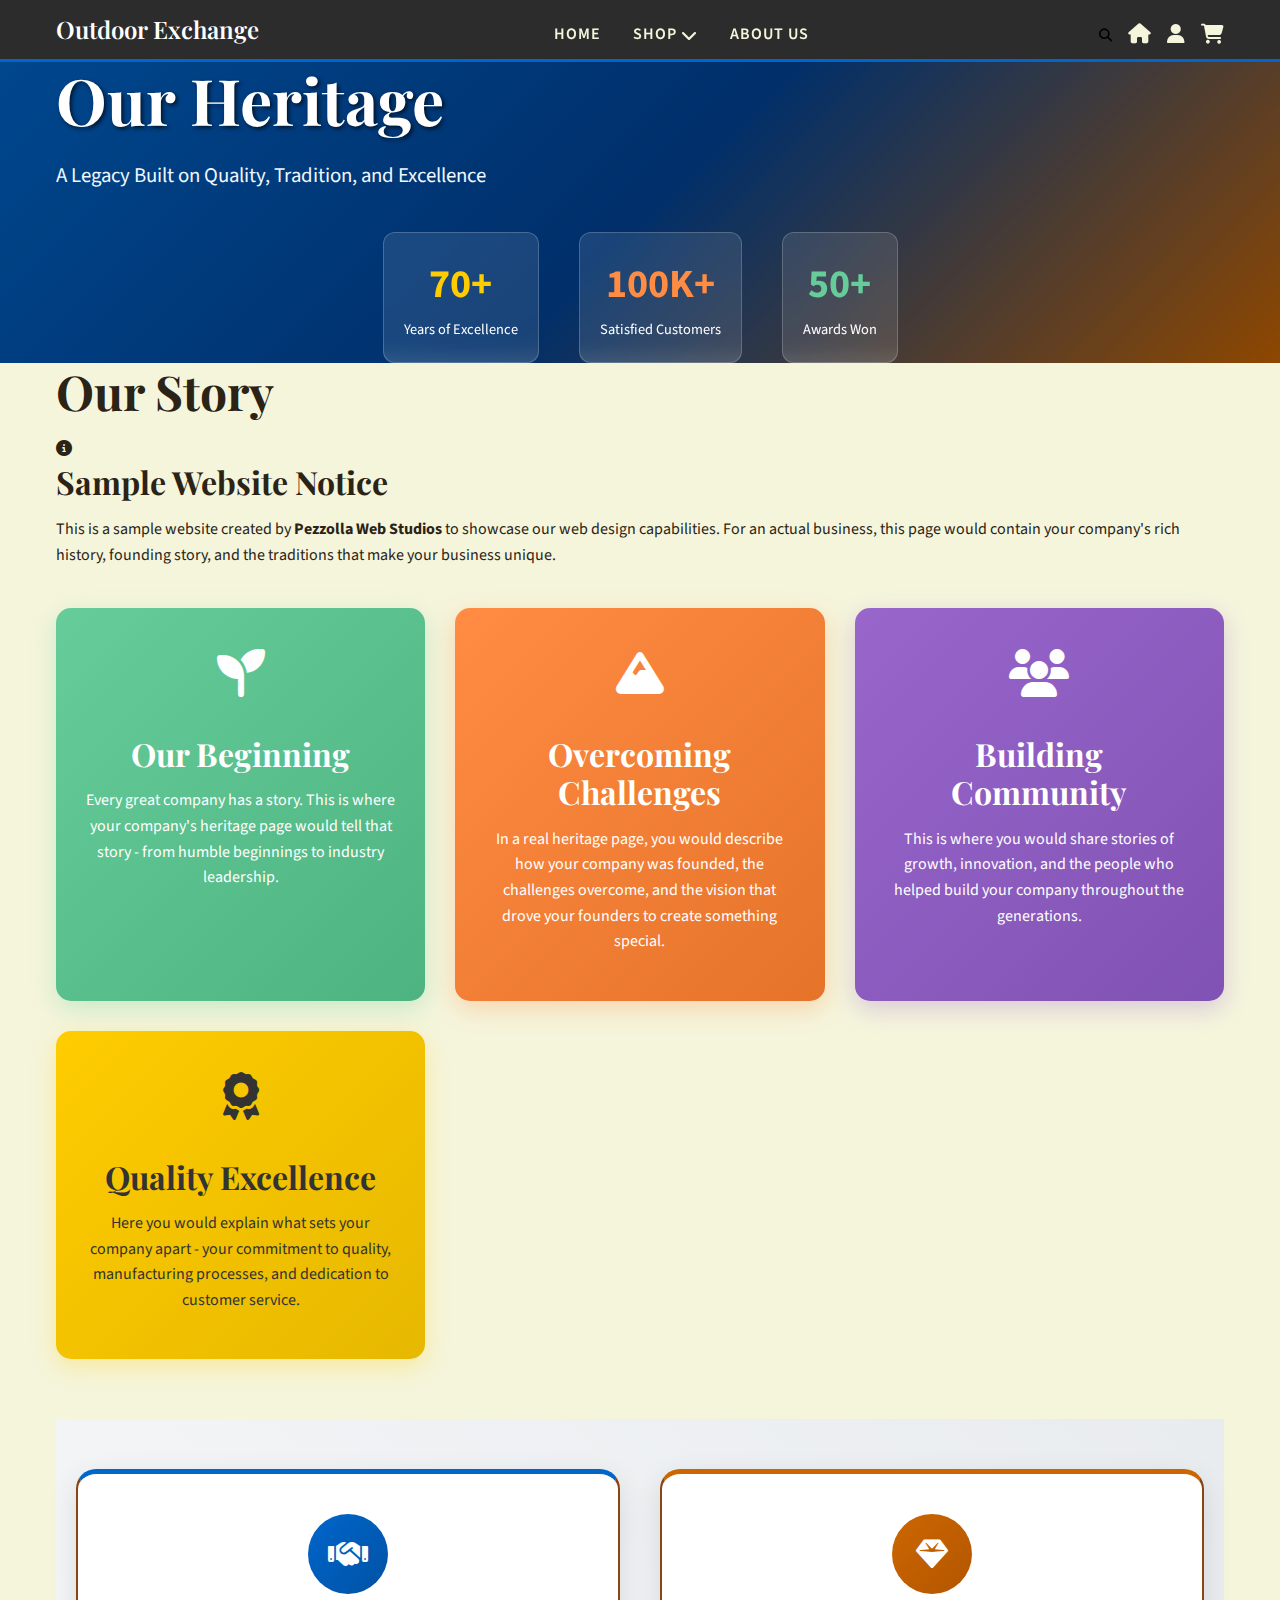
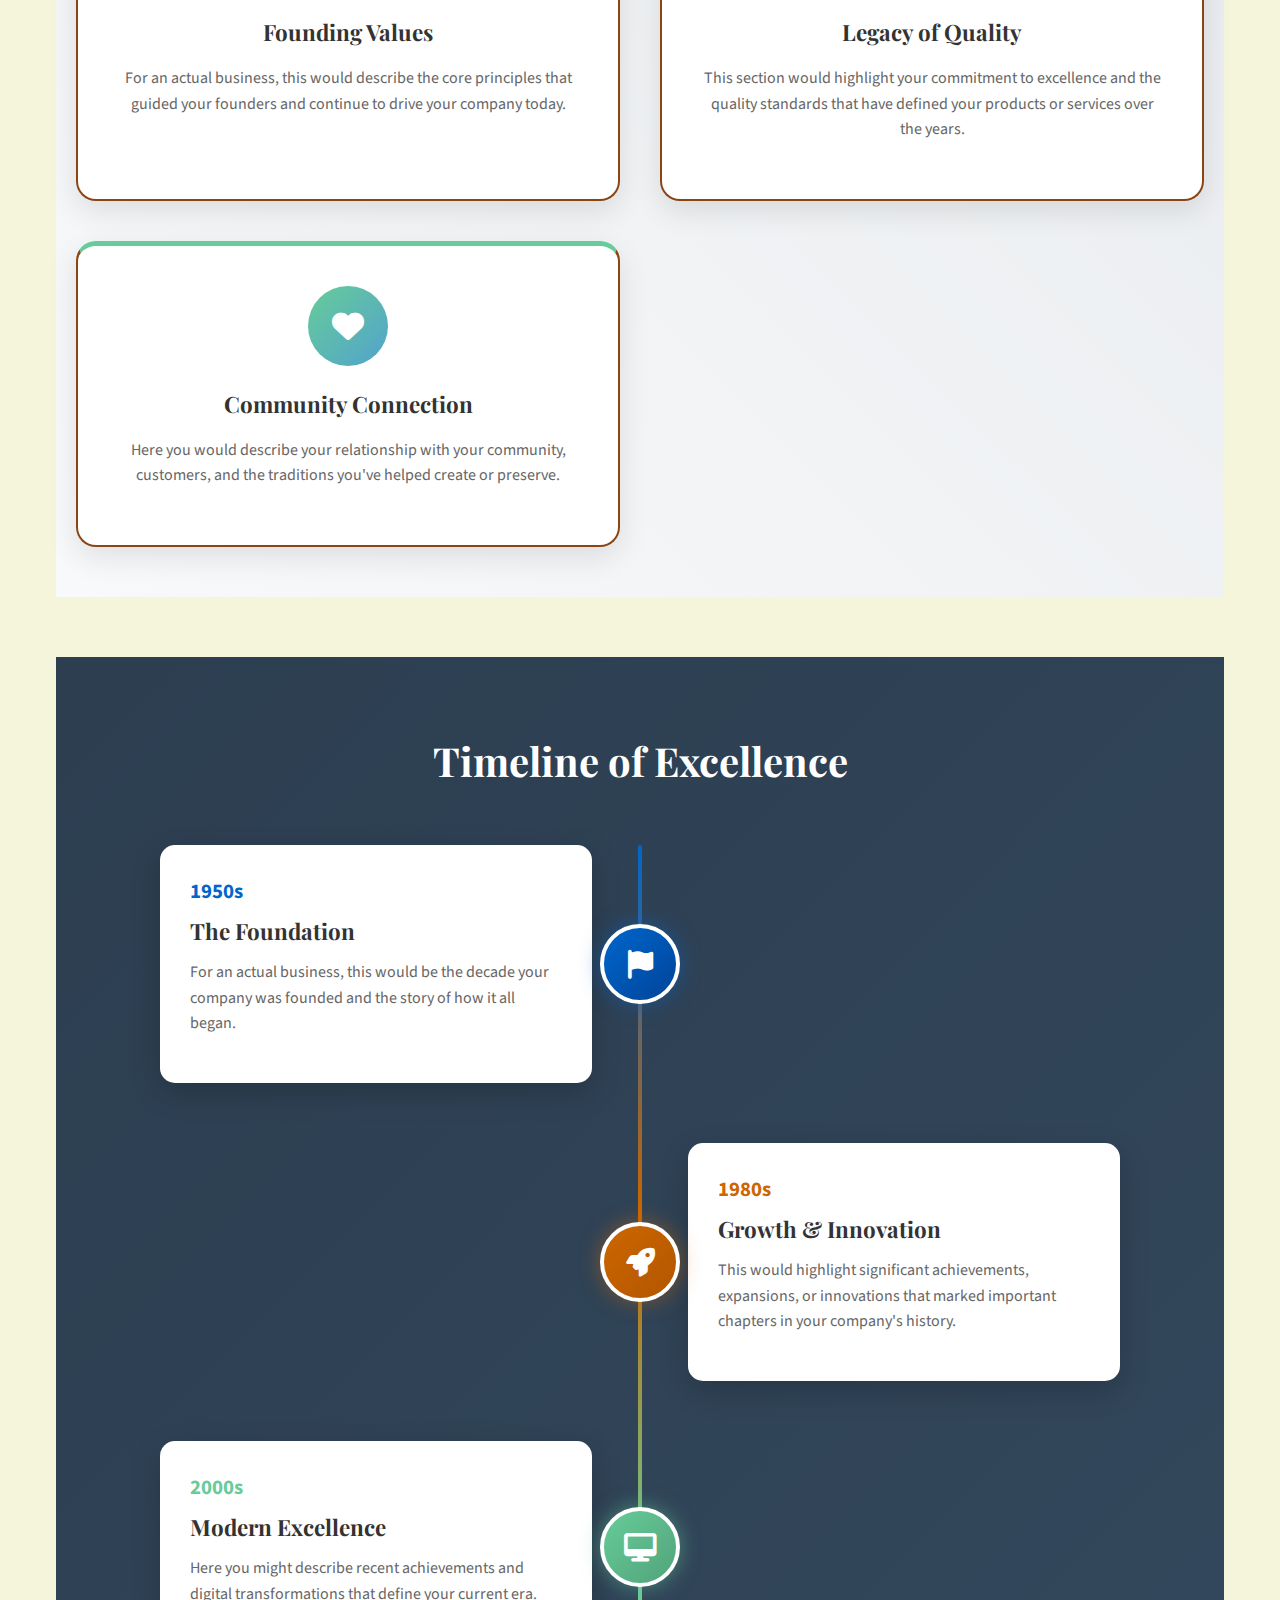
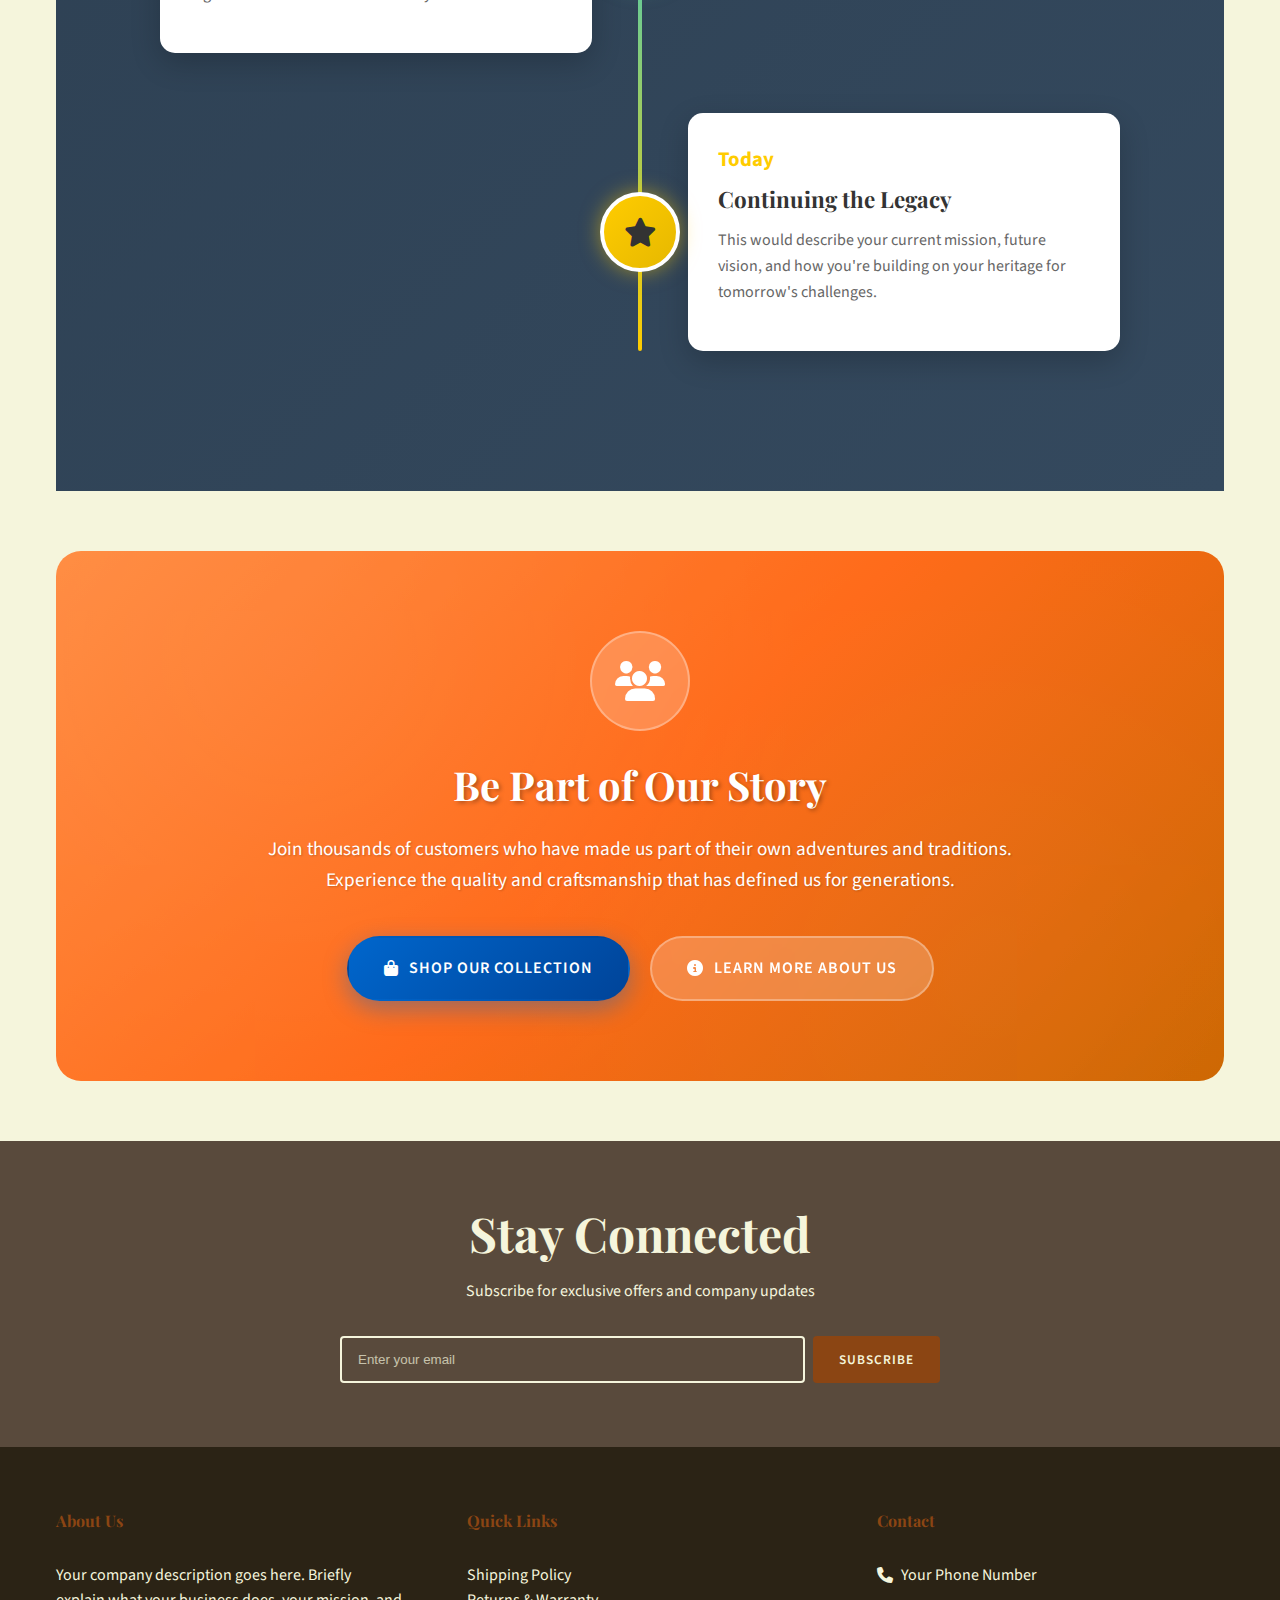
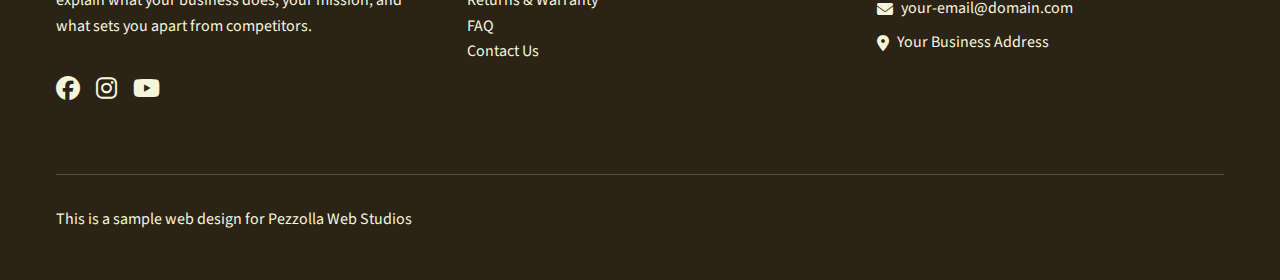
<file: heritage.html>
<!DOCTYPE html>
<html lang="en">
<head>
    <meta charset="UTF-8">
    <meta name="viewport" content="width=device-width, initial-scale=1.0">
    <title>Our Heritage - Outdoor Exchange</title>
    <meta name="description" content="Learn about our heritage - a sample page created by Pezzolla Web Studios to showcase our web design capabilities.">
    <link rel="stylesheet" href="styles.css">
    <link rel="stylesheet" href="https://cdnjs.cloudflare.com/ajax/libs/font-awesome/6.5.0/css/all.min.css">
    <link rel="preconnect" href="https://fonts.googleapis.com">
    <link rel="preconnect" href="https://fonts.gstatic.com" crossorigin>
    <link href="https://fonts.googleapis.com/css2?family=Playfair+Display:wght@400;700;900&family=Source+Sans+Pro:wght@400;600;700&display=swap" rel="stylesheet">
</head>
<body>
    <!-- Header -->
    <header class="main-header">
        <div class="container">
            <nav class="main-nav">
                <div class="logo">
                    <a href="index.html">
                        <span class="logo-text">Outdoor Exchange</span>
                    </a>
                </div>
                
                <div class="nav-links">
                    <a href="index.html" class="nav-link">Home</a>
                    <div class="nav-item dropdown">
                        <a href="shop.html" class="nav-link">Shop <i class="fas fa-chevron-down"></i></a>
                        <div class="dropdown-menu">
                            <a href="shop.html?category=jackets">Outdoor Jackets</a>
                            <a href="shop.html?category=pants">Outdoor Pants</a>
                            <a href="shop.html?category=boots">Boots & Footwear</a>
                        </div>
                    </div>
                    <a href="index.html#about" class="nav-link">About Us</a>
                </div>

                <div class="nav-actions">
                    <button class="search-toggle" aria-label="Search">
                        <i class="fas fa-search"></i>
                    </button>
                    <a href="index.html" class="nav-icon" aria-label="Home">
                        <i class="fas fa-home"></i>
                    </a>
                    <a href="#account" class="nav-icon" aria-label="Account">
                        <i class="fas fa-user"></i>
                    </a>
                    <a href="#cart" class="nav-icon cart-icon" aria-label="Cart">
                        <i class="fas fa-shopping-cart"></i>
                        <span class="cart-count">0</span>
                    </a>
                    <button class="mobile-menu-toggle" aria-label="Menu">
                        <span></span>
                        <span></span>
                        <span></span>
                    </button>
                </div>
            </nav>
        </div>
    </header>

    <!-- Mobile Menu -->
    <div class="mobile-menu">
        <div class="mobile-menu-header">
            <button class="mobile-menu-close" aria-label="Close menu">
                <i class="fas fa-times"></i>
            </button>
        </div>
        <nav class="mobile-nav">
            <a href="index.html">Home</a>
            <div class="mobile-nav-section">
                <h3>Shop</h3>
                <a href="shop.html?category=jackets">Outdoor Jackets</a>
                <a href="shop.html?category=pants">Outdoor Pants</a>
                <a href="shop.html?category=boots">Boots & Footwear</a>
            </div>
            <a href="index.html#about">About Us</a>
        </nav>
    </div>

    <!-- Page Header -->
    <div class="page-header" style="background-color: #2c2c2c; padding: 15px 0; border-bottom: 3px solid #0066cc;">
        <div class="container">
            <div class="page-header-content" style="display: flex; align-items: center; justify-content: flex-start;">
                <div class="page-title">
                    <h2 style="color: #ffffff; margin: 0; font-size: 1.5rem; font-weight: 600;">Outdoor Exchange </h2>
                </div>
            </div>
        </div>
    </div>

    <!-- Heritage Hero -->
    <section class="heritage-hero" style="background: linear-gradient(135deg, #0066cc 0%, #004499 50%, #cc6600 100%); position: relative; overflow: hidden;">
        <div class="heritage-hero-content" style="position: relative; z-index: 2;">
            <div class="container">
                <h1 class="heritage-hero-title" style="color: #ffffff; text-shadow: 2px 2px 4px rgba(0,0,0,0.7); font-weight: 700;">Our Heritage</h1>
                <p class="heritage-hero-subtitle" style="color: #f0f8ff; font-size: 1.3rem; margin: 20px 0;">A Legacy Built on Quality, Tradition, and Excellence</p>
                <div class="heritage-hero-stats" style="display: flex; justify-content: center; gap: 40px; margin-top: 40px;">
                    <div class="stat-item" style="text-align: center; padding: 20px; background: rgba(255,255,255,0.1); border-radius: 12px; backdrop-filter: blur(10px); border: 1px solid rgba(255,255,255,0.2);">
                        <span class="stat-number" style="display: block; font-size: 2.5rem; font-weight: 700; color: #ffcc00;">70+</span>
                        <span class="stat-label" style="color: #ffffff; font-size: 0.9rem;">Years of Excellence</span>
                    </div>
                    <div class="stat-item" style="text-align: center; padding: 20px; background: rgba(255,255,255,0.1); border-radius: 12px; backdrop-filter: blur(10px); border: 1px solid rgba(255,255,255,0.2);">
                        <span class="stat-number" style="display: block; font-size: 2.5rem; font-weight: 700; color: #ff8c42;">100K+</span>
                        <span class="stat-label" style="color: #ffffff; font-size: 0.9rem;">Satisfied Customers</span>
                    </div>
                    <div class="stat-item" style="text-align: center; padding: 20px; background: rgba(255,255,255,0.1); border-radius: 12px; backdrop-filter: blur(10px); border: 1px solid rgba(255,255,255,0.2);">
                        <span class="stat-number" style="display: block; font-size: 2.5rem; font-weight: 700; color: #66cc99;">50+</span>
                        <span class="stat-label" style="color: #ffffff; font-size: 0.9rem;">Awards Won</span>
                    </div>
                </div>
            </div>
        </div>
        <div class="heritage-hero-overlay" style="position: absolute; top: 0; left: 0; right: 0; bottom: 0; background: rgba(0,0,0,0.3); z-index: 1;"></div>
    </section>

    <!-- Heritage Content -->
    <section class="heritage-content" id="heritage">
        <div class="container">
            <div class="heritage-main">
                <div class="heritage-intro">
                    <h2 class="section-title">Our Story</h2>
                
                <!-- Sample Website Notice -->
                <div class="heritage-text">
                    <div class="sample-notice">
                        <div class="notice-icon">
                            <i class="fas fa-info-circle"></i>
                        </div>
                        <div class="notice-content">
                            <h3>Sample Website Notice</h3>
                            <p>This is a sample website created by <strong>Pezzolla Web Studios</strong> to showcase our web design capabilities. For an actual business, this page would contain your company's rich history, founding story, and the traditions that make your business unique.</p>
                        </div>
                    </div>
                    
                    <div class="heritage-story" style="display: grid; grid-template-columns: repeat(auto-fit, minmax(300px, 1fr)); gap: 30px; margin-top: 40px;">
                        <div class="story-card" style="background: linear-gradient(135deg, #66cc99 0%, #4db380 100%); padding: 30px; border-radius: 15px; color: white; box-shadow: 0 8px 25px rgba(102, 204, 153, 0.3); transform: translateY(0); transition: transform 0.3s ease;">
                            <div class="story-icon" style="font-size: 3rem; color: #ffffff; margin-bottom: 20px; text-align: center;">
                                <i class="fas fa-seedling"></i>
                            </div>
                            <h3 style="color: #ffffff; margin-bottom: 15px; text-align: center;">Our Beginning</h3>
                            <p style="text-align: center; line-height: 1.6;">Every great company has a story. This is where your company's heritage page would tell that story - from humble beginnings to industry leadership.</p>
                        </div>
                        
                        <div class="story-card" style="background: linear-gradient(135deg, #ff8c42 0%, #e6732a 100%); padding: 30px; border-radius: 15px; color: white; box-shadow: 0 8px 25px rgba(255, 140, 66, 0.3); transform: translateY(0); transition: transform 0.3s ease;">
                            <div class="story-icon" style="font-size: 3rem; color: #ffffff; margin-bottom: 20px; text-align: center;">
                                <i class="fas fa-mountain"></i>
                            </div>
                            <h3 style="color: #ffffff; margin-bottom: 15px; text-align: center;">Overcoming Challenges</h3>
                            <p style="text-align: center; line-height: 1.6;">In a real heritage page, you would describe how your company was founded, the challenges overcome, and the vision that drove your founders to create something special.</p>
                        </div>
                        
                        <div class="story-card" style="background: linear-gradient(135deg, #9966cc 0%, #8052b3 100%); padding: 30px; border-radius: 15px; color: white; box-shadow: 0 8px 25px rgba(153, 102, 204, 0.3); transform: translateY(0); transition: transform 0.3s ease;">
                            <div class="story-icon" style="font-size: 3rem; color: #ffffff; margin-bottom: 20px; text-align: center;">
                                <i class="fas fa-users"></i>
                            </div>
                            <h3 style="color: #ffffff; margin-bottom: 15px; text-align: center;">Building Community</h3>
                            <p style="text-align: center; line-height: 1.6;">This is where you would share stories of growth, innovation, and the people who helped build your company throughout the generations.</p>
                        </div>
                        
                        <div class="story-card" style="background: linear-gradient(135deg, #ffcc00 0%, #e6b800 100%); padding: 30px; border-radius: 15px; color: #333; box-shadow: 0 8px 25px rgba(255, 204, 0, 0.3); transform: translateY(0); transition: transform 0.3s ease;">
                            <div class="story-icon" style="font-size: 3rem; color: #333; margin-bottom: 20px; text-align: center;">
                                <i class="fas fa-award"></i>
                            </div>
                            <h3 style="color: #333; margin-bottom: 15px; text-align: center;">Quality Excellence</h3>
                            <p style="text-align: center; line-height: 1.6; color: #333;">Here you would explain what sets your company apart - your commitment to quality, manufacturing processes, and dedication to customer service.</p>
                        </div>
                    </div>
                </div>
                
                <div class="heritage-values" style="margin: 60px 0; padding: 50px 0; background: linear-gradient(45deg, #f8f9fa 0%, #e9ecef 100%);">
                    <div class="values-grid" style="display: grid; grid-template-columns: repeat(auto-fit, minmax(350px, 1fr)); gap: 40px; max-width: 1200px; margin: 0 auto; padding: 0 20px;">
                        <div class="value-card" style="background: #ffffff; padding: 40px; border-radius: 20px; text-align: center; box-shadow: 0 10px 30px rgba(0,0,0,0.1); border-top: 5px solid #0066cc; transition: transform 0.3s ease;">
                            <div class="value-icon" style="width: 80px; height: 80px; background: linear-gradient(135deg, #0066cc, #0052a3); border-radius: 50%; display: flex; align-items: center; justify-content: center; margin: 0 auto 25px auto;">
                                <i class="fas fa-handshake" style="font-size: 2rem; color: #ffffff;"></i>
                            </div>
                            <h4 style="color: #333; margin-bottom: 20px; font-size: 1.4rem;">Founding Values</h4>
                            <p style="color: #666; line-height: 1.6;">For an actual business, this would describe the core principles that guided your founders and continue to drive your company today.</p>
                        </div>
                        <div class="value-card" style="background: #ffffff; padding: 40px; border-radius: 20px; text-align: center; box-shadow: 0 10px 30px rgba(0,0,0,0.1); border-top: 5px solid #cc6600; transition: transform 0.3s ease;">
                            <div class="value-icon" style="width: 80px; height: 80px; background: linear-gradient(135deg, #cc6600, #b35600); border-radius: 50%; display: flex; align-items: center; justify-content: center; margin: 0 auto 25px auto;">
                                <i class="fas fa-gem" style="font-size: 2rem; color: #ffffff;"></i>
                            </div>
                            <h4 style="color: #333; margin-bottom: 20px; font-size: 1.4rem;">Legacy of Quality</h4>
                            <p style="color: #666; line-height: 1.6;">This section would highlight your commitment to excellence and the quality standards that have defined your products or services over the years.</p>
                        </div>
                        <div class="value-card" style="background: #ffffff; padding: 40px; border-radius: 20px; text-align: center; box-shadow: 0 10px 30px rgba(0,0,0,0.1); border-top: 5px solid #66cc99; transition: transform 0.3s ease;">
                            <div class="value-icon" style="width: 80px; height: 80px; background: linear-gradient(135deg, #66cc99, #52a3cc); border-radius: 50%; display: flex; align-items: center; justify-content: center; margin: 0 auto 25px auto;">
                                <i class="fas fa-heart" style="font-size: 2rem; color: #ffffff;"></i>
                            </div>
                            <h4 style="color: #333; margin-bottom: 20px; font-size: 1.4rem;">Community Connection</h4>
                            <p style="color: #666; line-height: 1.6;">Here you would describe your relationship with your community, customers, and the traditions you've helped create or preserve.</p>
                        </div>
                    </div>
                </div>
                
                <div class="timeline-section" style="background: linear-gradient(135deg, #2c3e50 0%, #34495e 100%); padding: 80px 0; margin: 60px 0;">
                    <h3 class="timeline-title" style="text-align: center; color: #ffffff; font-size: 2.5rem; margin-bottom: 60px;">Timeline of Excellence</h3>
                    <div class="timeline" style="position: relative; max-width: 1000px; margin: 0 auto; padding: 0 20px;">
                        <div class="timeline-line" style="position: absolute; left: 50%; transform: translateX(-50%); width: 4px; height: 100%; background: linear-gradient(to bottom, #0066cc, #cc6600, #66cc99, #ffcc00); border-radius: 2px;"></div>
                        
                        <div class="timeline-item" style="position: relative; margin-bottom: 60px; display: flex; align-items: center;">
                            <div class="timeline-marker" style="position: absolute; left: 50%; transform: translateX(-50%); z-index: 2;">
                                <div class="timeline-icon" style="width: 80px; height: 80px; background: linear-gradient(135deg, #0066cc, #004499); border-radius: 50%; display: flex; align-items: center; justify-content: center; border: 4px solid #ffffff; box-shadow: 0 0 20px rgba(0,102,204,0.5);">
                                    <i class="fas fa-flag" style="font-size: 1.8rem; color: #ffffff;"></i>
                                </div>
                            </div>
                            <div class="timeline-content" style="width: 45%; margin-right: 55%; background: #ffffff; padding: 30px; border-radius: 15px; box-shadow: 0 10px 30px rgba(0,0,0,0.2);">
                                <div class="timeline-year" style="color: #0066cc; font-weight: 700; font-size: 1.3rem; margin-bottom: 10px;">1950s</div>
                                <h4 style="color: #333; margin-bottom: 15px; font-size: 1.4rem;">The Foundation</h4>
                                <p style="color: #666; line-height: 1.6;">For an actual business, this would be the decade your company was founded and the story of how it all began.</p>
                            </div>
                        </div>
                        
                        <div class="timeline-item" style="position: relative; margin-bottom: 60px; display: flex; align-items: center; justify-content: flex-end;">
                            <div class="timeline-marker" style="position: absolute; left: 50%; transform: translateX(-50%); z-index: 2;">
                                <div class="timeline-icon" style="width: 80px; height: 80px; background: linear-gradient(135deg, #cc6600, #b35600); border-radius: 50%; display: flex; align-items: center; justify-content: center; border: 4px solid #ffffff; box-shadow: 0 0 20px rgba(204,102,0,0.5);">
                                    <i class="fas fa-rocket" style="font-size: 1.8rem; color: #ffffff;"></i>
                                </div>
                            </div>
                            <div class="timeline-content" style="width: 45%; margin-left: 55%; background: #ffffff; padding: 30px; border-radius: 15px; box-shadow: 0 10px 30px rgba(0,0,0,0.2);">
                                <div class="timeline-year" style="color: #cc6600; font-weight: 700; font-size: 1.3rem; margin-bottom: 10px;">1980s</div>
                                <h4 style="color: #333; margin-bottom: 15px; font-size: 1.4rem;">Growth & Innovation</h4>
                                <p style="color: #666; line-height: 1.6;">This would highlight significant achievements, expansions, or innovations that marked important chapters in your company's history.</p>
                            </div>
                        </div>
                        
                        <div class="timeline-item" style="position: relative; margin-bottom: 60px; display: flex; align-items: center;">
                            <div class="timeline-marker" style="position: absolute; left: 50%; transform: translateX(-50%); z-index: 2;">
                                <div class="timeline-icon" style="width: 80px; height: 80px; background: linear-gradient(135deg, #66cc99, #52a37a); border-radius: 50%; display: flex; align-items: center; justify-content: center; border: 4px solid #ffffff; box-shadow: 0 0 20px rgba(102,204,153,0.5);">
                                    <i class="fas fa-desktop" style="font-size: 1.8rem; color: #ffffff;"></i>
                                </div>
                            </div>
                            <div class="timeline-content" style="width: 45%; margin-right: 55%; background: #ffffff; padding: 30px; border-radius: 15px; box-shadow: 0 10px 30px rgba(0,0,0,0.2);">
                                <div class="timeline-year" style="color: #66cc99; font-weight: 700; font-size: 1.3rem; margin-bottom: 10px;">2000s</div>
                                <h4 style="color: #333; margin-bottom: 15px; font-size: 1.4rem;">Modern Excellence</h4>
                                <p style="color: #666; line-height: 1.6;">Here you might describe recent achievements and digital transformations that define your current era.</p>
                            </div>
                        </div>
                        
                        <div class="timeline-item" style="position: relative; margin-bottom: 60px; display: flex; align-items: center; justify-content: flex-end;">
                            <div class="timeline-marker" style="position: absolute; left: 50%; transform: translateX(-50%); z-index: 2;">
                                <div class="timeline-icon" style="width: 80px; height: 80px; background: linear-gradient(135deg, #ffcc00, #e6b800); border-radius: 50%; display: flex; align-items: center; justify-content: center; border: 4px solid #ffffff; box-shadow: 0 0 20px rgba(255,204,0,0.5);">
                                    <i class="fas fa-star" style="font-size: 1.8rem; color: #333;"></i>
                                </div>
                            </div>
                            <div class="timeline-content" style="width: 45%; margin-left: 55%; background: #ffffff; padding: 30px; border-radius: 15px; box-shadow: 0 10px 30px rgba(0,0,0,0.2);">
                                <div class="timeline-year" style="color: #ffcc00; font-weight: 700; font-size: 1.3rem; margin-bottom: 10px;">Today</div>
                                <h4 style="color: #333; margin-bottom: 15px; font-size: 1.4rem;">Continuing the Legacy</h4>
                                <p style="color: #666; line-height: 1.6;">This would describe your current mission, future vision, and how you're building on your heritage for tomorrow's challenges.</p>
                            </div>
                        </div>
                    </div>
                </div>
                
                <div class="heritage-cta" style="background: linear-gradient(135deg, #ff8c42 0%, #ff6b1a 50%, #cc6600 100%); padding: 80px 20px; margin: 60px 0; border-radius: 25px; position: relative; overflow: hidden;">
                    <div class="cta-background-pattern" style="position: absolute; top: 0; left: 0; right: 0; bottom: 0; background: radial-gradient(circle at 20% 20%, rgba(255,255,255,0.1) 0%, transparent 50%), radial-gradient(circle at 80% 80%, rgba(255,255,255,0.1) 0%, transparent 50%); opacity: 0.3;"></div>
                    <div class="cta-content" style="text-align: center; position: relative; z-index: 2; max-width: 800px; margin: 0 auto;">
                        <div class="cta-icon" style="width: 100px; height: 100px; background: rgba(255,255,255,0.2); border-radius: 50%; display: flex; align-items: center; justify-content: center; margin: 0 auto 30px auto; backdrop-filter: blur(10px); border: 2px solid rgba(255,255,255,0.3);">
                            <i class="fas fa-users" style="font-size: 2.5rem; color: #ffffff;"></i>
                        </div>
                        <h3 style="color: #ffffff; font-size: 2.5rem; margin-bottom: 25px; text-shadow: 2px 2px 4px rgba(0,0,0,0.3);">Be Part of Our Story</h3>
                        <p style="color: #fff; font-size: 1.2rem; line-height: 1.6; margin-bottom: 40px; text-shadow: 1px 1px 2px rgba(0,0,0,0.2);">Join thousands of customers who have made us part of their own adventures and traditions. Experience the quality and craftsmanship that has defined us for generations.</p>
                        <div class="cta-buttons" style="display: flex; gap: 20px; justify-content: center; flex-wrap: wrap;">
                            <a href="shop.html" class="btn btn-primary" style="background: linear-gradient(135deg, #0066cc, #004499); color: #ffffff; padding: 18px 35px; border-radius: 50px; text-decoration: none; font-weight: 600; display: inline-flex; align-items: center; gap: 10px; box-shadow: 0 8px 25px rgba(0,102,204,0.4); transition: all 0.3s ease; border: 2px solid transparent;">
                                <i class="fas fa-shopping-bag"></i>
                                Shop Our Collection
                            </a>
                            <a href="index.html#about" class="btn btn-secondary" style="background: rgba(255,255,255,0.2); color: #ffffff; padding: 18px 35px; border-radius: 50px; text-decoration: none; font-weight: 600; display: inline-flex; align-items: center; gap: 10px; backdrop-filter: blur(10px); border: 2px solid rgba(255,255,255,0.3); transition: all 0.3s ease;">
                                <i class="fas fa-info-circle"></i>
                                Learn More About Us
                            </a>
                        </div>
                    </div>
                </div>
            </div>
        </div>
    </section>

    <!-- Newsletter -->
    <section class="newsletter">
        <div class="container">
            <div class="newsletter-content">
                <h2>Stay Connected</h2>
                <p>Subscribe for exclusive offers and company updates</p>
                <form class="newsletter-form" action="https://formspree.io/f/your-form-id" method="POST">
                    <input type="email" name="email" placeholder="Enter your email" required>
                    <button type="submit" class="btn btn-primary">Subscribe</button>
                </form>
            </div>
        </div>
    </section>

    <!-- Footer -->
    <footer class="main-footer">
        <div class="container">
            <div class="footer-grid">
                <div class="footer-section">
                    <h4>About Us</h4>
                    <p>Your company description goes here. Briefly explain what your business does, your mission, and what sets you apart from competitors.</p>
                    <div class="social-links">
                        <a href="#" aria-label="Facebook"><i class="fab fa-facebook"></i></a>
                        <a href="#" aria-label="Instagram"><i class="fab fa-instagram"></i></a>
                        <a href="#" aria-label="YouTube"><i class="fab fa-youtube"></i></a>
                    </div>
                </div>
                <div class="footer-section">
                    <h4>Quick Links</h4>
                    <ul>
                        <li><a href="#shipping">Shipping Policy</a></li>
                        <li><a href="#returns">Returns & Warranty</a></li>
                        <li><a href="#faq">FAQ</a></li>
                        <li><a href="#contact">Contact Us</a></li>
                    </ul>
                </div>
                <div class="footer-section">
                    <h4>Contact</h4>
                    <ul class="contact-info">
                        <li><i class="fas fa-phone"></i> Your Phone Number</li>
                        <li><i class="fas fa-envelope"></i> your-email@domain.com</li>
                        <li><i class="fas fa-map-marker-alt"></i> Your Business Address</li>
                    </ul>
                </div>
            </div>
            <div class="footer-bottom">
                <div class="footer-legal">
                    <p>This is a sample web design for Pezzolla Web Studios</p>
                </div>
            </div>
        </div>
    </footer>

    <!-- Mobile Bottom Bar -->
    <div class="mobile-bottom-bar">
        <a href="shop.html" class="mobile-bar-item">
            <i class="fas fa-store"></i>
            <span>Shop</span>
        </a>
        <a href="shop.html" class="mobile-bar-item">
            <i class="fas fa-th-large"></i>
            <span>Categories</span>
        </a>
        <a href="#cart" class="mobile-bar-item">
            <i class="fas fa-shopping-cart"></i>
            <span>Cart</span>
        </a>
        <a href="#account" class="mobile-bar-item">
            <i class="fas fa-user"></i>
            <span>Account</span>
        </a>
    </div>

    <!-- Scripts -->
    <script src="script.js"></script>
</body>
</html>
</file>
<file: styles.css>
/* Base Styles & Variables */
:root {
    /* Colors */
    --color-primary: #2B2315;
    --color-secondary: #594A3C;
    --color-accent: #8B4513;
    --color-light: #F5F5DC;
    --color-dark: #1A1A1A;
    --color-success: #2E7D32;
    --color-error: #C62828;
    --color-warning: #F57F17;
    
    /* Typography */
    --font-heading: 'Playfair Display', serif;
    --font-body: 'Source Sans Pro', sans-serif;
    
    /* Spacing */
    --spacing-xs: 0.25rem;
    --spacing-sm: 0.5rem;
    --spacing-md: 1rem;
    --spacing-lg: 2rem;
    --spacing-xl: 4rem;
    
    /* Border Radius */
    --radius-sm: 4px;
    --radius-md: 8px;
    --radius-lg: 16px;
    
    /* Transitions */
    --transition-fast: 0.2s ease;
    --transition-normal: 0.3s ease;
    --transition-slow: 0.5s ease;
    
    /* Shadows */
    --shadow-sm: 0 2px 4px rgba(0,0,0,0.1);
    --shadow-md: 0 4px 8px rgba(0,0,0,0.1);
    --shadow-lg: 0 8px 16px rgba(0,0,0,0.1);
}

/* Reset & Base Styles */
*, *::before, *::after {
    margin: 0;
    padding: 0;
    box-sizing: border-box;
}

html {
    font-size: 16px;
    scroll-behavior: smooth;
}

body {
    font-family: var(--font-body);
    line-height: 1.6;
    color: var(--color-primary);
    background-color: var(--color-light);
    overflow-x: hidden;
}

img {
    max-width: 100%;
    height: auto;
    display: block;
}

a {
    color: inherit;
    text-decoration: none;
    transition: color var(--transition-fast);
}

button {
    cursor: pointer;
    border: none;
    background: none;
    font-family: inherit;
}

ul {
    list-style: none;
}

/* Container */
.container {
    width: 100%;
    max-width: 1200px;
    margin: 0 auto;
    padding: 0 var(--spacing-md);
}

/* Typography */
h1, h2, h3, h4, h5, h6 {
    font-family: var(--font-heading);
    font-weight: 700;
    line-height: 1.2;
    margin-bottom: var(--spacing-md);
}

h1 {
    font-size: clamp(2.5rem, 5vw, 4rem);
}

h2 {
    font-size: clamp(2rem, 4vw, 3rem);
}

h3 {
    font-size: clamp(1.5rem, 3vw, 2rem);
}

p {
    margin-bottom: var(--spacing-md);
}

/* Buttons */
.btn {
    display: inline-flex;
    align-items: center;
    justify-content: center;
    padding: 0.75rem 1.5rem;
    border-radius: var(--radius-sm);
    font-weight: 600;
    text-transform: uppercase;
    letter-spacing: 1px;
    transition: all var(--transition-normal);
}

.btn-primary {
    background-color: var(--color-accent);
    color: var(--color-light);
    border: 2px solid var(--color-accent);
}

.btn-primary:hover {
    background-color: transparent;
    color: var(--color-accent);
}

.btn-secondary {
    background-color: transparent;
    color: var(--color-light);
    border: 2px solid var(--color-light);
}

.btn-secondary:hover {
    background-color: var(--color-light);
    color: var(--color-accent);
}

.btn-outline {
    background-color: transparent;
    color: var(--color-primary);
    border: 2px solid var(--color-primary);
}

.btn-outline:hover {
    background-color: var(--color-primary);
    color: var(--color-light);
}

/* Announcement Bar */
.announcement-bar {
    background-color: var(--color-primary);
    color: var(--color-light);
    padding: var(--spacing-sm) 0;
    overflow: hidden;
}

.announcement-slider {
    display: flex;
    animation: slide 20s linear infinite;
}

.announcement-slide {
    display: flex;
    align-items: center;
    gap: var(--spacing-sm);
    padding: 0 var(--spacing-lg);
    white-space: nowrap;
}

.announcement-slide i {
    color: var(--color-accent);
}

/* Header */
.main-header {
    background-color: transparent;
    border-bottom: none;
    position: fixed;
    top: 0;
    left: 0;
    right: 0;
    z-index: 1000;
    transition: all 0.3s ease;
}

.main-header.scrolled {
    background-color: var(--color-light);
    border-bottom: 2px solid var(--color-secondary);
    box-shadow: var(--shadow-md);
}

.main-nav {
    display: flex;
    align-items: center;
    justify-content: space-between;
    padding: var(--spacing-md) 0;
    transition: padding 0.3s ease;
}

.logo {
    display: flex;
    align-items: center;
    gap: var(--spacing-sm);
}

.logo-img {
    height: 40px;
    width: auto;
}

.logo-text {
    font-family: var(--font-heading);
    font-size: 1.5rem;
    font-weight: 700;
    color: black;
    opacity: 0;
    transform: translateY(10px);
    transition: all 0.6s ease 0.3s;
}

.main-header.scrolled .logo-text {
    opacity: 1;
    transform: translateY(0);
}

.nav-links {
    display: flex;
    gap: var(--spacing-lg);
}

.nav-item {
    position: relative;
}

.nav-link {
    display: flex;
    align-items: center;
    gap: var(--spacing-xs);
    font-weight: 600;
    text-transform: uppercase;
    letter-spacing: 1px;
    color: var(--color-light);
    transition: color 0.3s ease;
}

.nav-link:hover {
    color: var(--color-accent);
}

.main-header.scrolled .nav-link {
    color: var(--color-primary);
}

.main-header.scrolled .nav-link:hover {
    color: var(--color-accent);
}

.dropdown-menu {
    position: absolute;
    top: 100%;
    left: 0;
    background-color: var(--color-light);
    border: 1px solid var(--color-secondary);
    border-radius: var(--radius-sm);
    padding: var(--spacing-sm);
    min-width: 200px;
    opacity: 0;
    visibility: hidden;
    transform: translateY(10px);
    transition: all var(--transition-normal);
}

.nav-item:hover .dropdown-menu {
    opacity: 1;
    visibility: visible;
    transform: translateY(0);
}

.dropdown-menu a {
    display: block;
    padding: var(--spacing-sm);
    color: var(--color-primary);
}

.dropdown-menu a:hover {
    background-color: var(--color-secondary);
    color: var(--color-light);
}

.nav-actions {
    display: flex;
    align-items: center;
    gap: var(--spacing-md);
}

.nav-icon {
    font-size: 1.25rem;
    color: var(--color-light);
    transition: color 0.3s ease;
}

.main-header.scrolled .nav-icon {
    color: var(--color-primary);
}

.cart-icon {
    position: relative;
}

.cart-count {
    position: absolute;
    top: -8px;
    right: -8px;
    background-color: var(--color-accent);
    color: var(--color-light);
    font-size: 0.75rem;
    padding: 2px 6px;
    border-radius: 50%;
    display: none;
}

.mobile-menu-toggle {
    display: none;
    flex-direction: column;
    gap: 6px;
    padding: var(--spacing-sm);
}

.mobile-menu-toggle span {
    display: block;
    width: 24px;
    height: 2px;
    background-color: var(--color-light);
    transition: all var(--transition-normal);
}

.main-header.scrolled .mobile-menu-toggle span {
    background-color: var(--color-primary);
}

/* Hero Section */
.hero {
    position: relative;
    height: 100vh;
    min-height: 700px;
    background-image: linear-gradient(rgba(43, 35, 21, 0.7), rgba(43, 35, 21, 0.7)), url('images/hero-bg.jpg');
    background-size: cover;
    background-position: center;
    background-attachment: fixed;
    display: flex;
    align-items: center;
    justify-content: center;
    text-align: center;
    color: var(--color-light);
    padding-top: 0;
}

/* Large title that shrinks into navbar */
.hero-title-large {
    position: fixed;
    top: 35%;
    left: 50%;
    transform: translate(-50%, -50%);
    z-index: 100;
    transition: all 0.6s cubic-bezier(0.25, 0.46, 0.45, 0.94);
}

.hero-title-large h1 {
    font-family: var(--font-heading);
    font-size: clamp(3rem, 8vw, 8rem);
    font-weight: 900;
    text-shadow: 4px 4px 8px rgba(0,0,0,0.5);
    letter-spacing: 8px;
    margin: 0;
    transition: all 0.6s cubic-bezier(0.25, 0.46, 0.45, 0.94);
}

.hero-title-large.shrinking {
    top: 35%;
    left: 160px; 
    transform: translate(0, -50%) scale(0.2);
    opacity: 0;
}

.hero-title-large.shrinking h1 {
    color: var(--color-primary);
    text-shadow: none;
}

.hero-content {
    position: relative;
    z-index: 1;
    max-width: 800px;
    padding: 0 var(--spacing-md);
    margin-top: 300px;
    opacity: 0;
    /* Remove long delay so CTA buttons appear quickly */
    transition: opacity 0.6s ease;
}

.hero-content.visible {
    opacity: 1;
}

.hero-cta {
    display: flex;
    gap: var(--spacing-md);
    justify-content: center;
}

/* Featured Categories */
.featured-categories {
    padding: 5rem 0;
    background-color: #ffffff;
}

.featured-categories h2 {
    text-align: center;
    font-size: 1.1rem;
    font-weight: 400;
    letter-spacing: 4px;
    text-transform: uppercase;
    color: #333333;
    margin-bottom: 4rem;
    font-family: var(--font-body);
    line-height: 1.4;
}

.category-grid {
    display: flex;
    flex-wrap: wrap;
    justify-content: center;
    align-items: center;
    gap: 3rem;
    max-width: 1400px;
    margin: 0 auto;
    padding: 0 2rem;
}

.category-item {
    text-align: center;
    transition: all var(--transition-normal);
    display: flex;
    flex-direction: column;
    align-items: center;
    overflow: visible;
    flex: 0 0 auto;
    min-width: 250px;
}

.category-item:hover {
    transform: translateY(-4px);
}

/* Flip Container Styles */
.flip-container {
    background-color: transparent;
    width: 150%;
    max-width: 150%;
    height: 400px;
    perspective: 1000px;
    margin-bottom: 1.5rem;
    margin-left: -25%;
}

.flip-inner {
    position: relative;
    width: 100%;
    height: 100%;
    text-align: center;
    transition: transform 0.8s;
    transform-style: preserve-3d;
}

.flip-container:hover .flip-inner {
    transform: rotateY(180deg);
}

.flip-front, .flip-back {
    position: absolute;
    width: 100%;
    height: 100%;
    -webkit-backface-visibility: hidden;
    backface-visibility: hidden;
    border-radius: 8px;
    box-shadow: 0 10px 30px rgba(0,0,0,0.15);
}

.flip-front {
    background-color: #f8f8f8;
}

.flip-back {
    background: linear-gradient(135deg, var(--color-primary) 0%, var(--color-secondary) 100%);
    transform: rotateY(180deg);
    display: flex;
    align-items: center;
    justify-content: center;
    padding: 2rem;
}

.category-image {
    position: relative;
    width: 100%;
    height: 100%;
    overflow: hidden;
    border-radius: 8px;
    background-color: #f8f8f8;
}

.category-image img {
    position: absolute;
    top: 0;
    left: 0;
    width: 100%;
    height: 100%;
    object-fit: cover;
    transition: all var(--transition-normal);
}

.category-item:hover .category-image img {
    transform: scale(1.02);
}

/* Flip Back Content Styles */
.category-info {
    color: var(--color-light);
    text-align: center;
}

.category-info h4 {
    font-family: var(--font-heading);
    font-size: 1.5rem;
    margin-bottom: 1.5rem;
    color: var(--color-light);
}

.category-info ul {
    list-style: none;
    margin-bottom: 2rem;
}

.category-info li {
    display: flex;
    align-items: center;
    justify-content: flex-start;
    margin-bottom: 0.75rem;
    font-size: 0.9rem;
    font-weight: 500;
}

.category-info li i {
    margin-right: 0.75rem;
    color: var(--color-accent);
    width: 16px;
    text-align: center;
}

.btn-sm {
    padding: 0.5rem 1rem;
    font-size: 0.85rem;
}

.category-item h3 {
    font-size: 0.95rem;
    font-weight: 400;
    color: #333333;
    margin-bottom: 0;
    text-transform: capitalize;
    letter-spacing: 0.5px;
    font-family: var(--font-body);
    line-height: 1.3;
}

/* Values Section */
.values {
    background-color: var(--color-primary);
    color: var(--color-light);
    padding: var(--spacing-xl) 0;
}

.values-grid {
    display: grid;
    grid-template-columns: repeat(auto-fit, minmax(250px, 1fr));
    gap: var(--spacing-lg);
    margin-top: var(--spacing-xl);
}

.value-card {
    text-align: center;
    padding: var(--spacing-lg);
    border: 2px solid var(--color-accent);
    border-radius: var(--radius-md);
}

.value-icon {
    font-size: 2.5rem;
    color: var(--color-accent);
    margin-bottom: var(--spacing-md);
}

/* Featured Products */
.featured-products {
    padding: var(--spacing-xl) 0;
}

.product-grid {
    display: grid;
    grid-template-columns: repeat(auto-fit, minmax(280px, 1fr));
    gap: var(--spacing-lg);
    margin-top: var(--spacing-xl);
}

.product-card {
    background-color: var(--color-light);
    border: 2px solid var(--color-secondary);
    border-radius: var(--radius-md);
    overflow: hidden;
}

.product-image {
    position: relative;
    padding-top: 100%;
}

.product-image img {
    position: absolute;
    top: 0;
    left: 0;
    width: 100%;
    height: 100%;
    object-fit: cover;
}

.product-tags {
    position: absolute;
    top: var(--spacing-sm);
    left: var(--spacing-sm);
    display: flex;
    gap: var(--spacing-sm);
}

.tag {
    padding: 4px 8px;
    border-radius: var(--radius-sm);
    font-size: 0.75rem;
    font-weight: 600;
    text-transform: uppercase;
}

.tag-new {
    background-color: var(--color-success);
    color: var(--color-light);
}

.tag-made-in-usa {
    background-color: var(--color-accent);
    color: var(--color-light);
}

.product-content {
    padding: var(--spacing-lg);
}

.product-price {
    font-size: 1.25rem;
    font-weight: 600;
    color: var(--color-accent);
    margin-bottom: var(--spacing-md);
}

.product-actions {
    display: flex;
    gap: var(--spacing-sm);
}

.btn-icon {
    width: 40px;
    height: 40px;
    display: flex;
    align-items: center;
    justify-content: center;
    border: 2px solid var(--color-primary);
    border-radius: var(--radius-sm);
    color: var(--color-primary);
    transition: all var(--transition-normal);
}

.btn-icon:hover {
    background-color: var(--color-primary);
    color: var(--color-light);
}

/* Newsletter */
.newsletter {
    background-color: var(--color-secondary);
    color: var(--color-light);
    padding: var(--spacing-xl) 0;
}

.newsletter-content {
    max-width: 600px;
    margin: 0 auto;
    text-align: center;
}

.newsletter-form {
    display: flex;
    gap: var(--spacing-sm);
    margin-top: var(--spacing-lg);
}

.newsletter-form input {
    flex: 1;
    padding: 0.75rem 1rem;
    border: 2px solid var(--color-light);
    border-radius: var(--radius-sm);
    background-color: transparent;
    color: var(--color-light);
}

.newsletter-form input::placeholder {
    color: var(--color-light);
    opacity: 0.7;
}

/* Footer */
.main-footer {
    background-color: var(--color-primary);
    color: var(--color-light);
    padding: var(--spacing-xl) 0 var(--spacing-lg);
}

.footer-grid {
    display: grid;
    grid-template-columns: repeat(auto-fit, minmax(250px, 1fr));
    gap: var(--spacing-xl);
    margin-bottom: var(--spacing-xl);
}

.footer-section h4 {
    color: var(--color-accent);
    margin-bottom: var(--spacing-lg);
}

.social-links {
    display: flex;
    gap: var(--spacing-md);
    margin-top: var(--spacing-lg);
}

.social-links a {
    font-size: 1.5rem;
    color: var(--color-light);
    transition: color var(--transition-normal);
}

.social-links a:hover {
    color: var(--color-accent);
}

.contact-info li {
    display: flex;
    align-items: center;
    gap: var(--spacing-sm);
    margin-bottom: var(--spacing-sm);
}

.footer-bottom {
    display: flex;
    justify-content: space-between;
    align-items: center;
    padding-top: var(--spacing-lg);
    border-top: 1px solid var(--color-secondary);
}

.footer-legal {
    display: flex;
    gap: var(--spacing-lg);
    align-items: center;
}

.footer-legal ul {
    display: flex;
    gap: var(--spacing-md);
}

.footer-payment img {
    height: 24px;
}

/* Mobile Bottom Bar */
.mobile-bottom-bar {
    display: none;
    position: fixed;
    bottom: 0;
    left: 0;
    right: 0;
    background-color: var(--color-light);
    border-top: 2px solid var(--color-secondary);
    padding: var(--spacing-sm);
    z-index: 1000;
}

.mobile-bar-item {
    display: flex;
    flex-direction: column;
    align-items: center;
    gap: 4px;
    color: var(--color-primary);
    font-size: 0.75rem;
}

.mobile-bar-item i {
    font-size: 1.25rem;
}

/* Mobile Menu */
.mobile-menu {
    position: fixed;
    top: 0;
    left: 0;
    right: 0;
    bottom: 0;
    background-color: var(--color-light);
    z-index: 2000;
    transform: translateX(-100%);
    transition: transform var(--transition-normal);
}

.mobile-menu.active {
    transform: translateX(0);
}

.mobile-menu-header {
    display: flex;
    justify-content: space-between;
    align-items: center;
    padding: var(--spacing-md);
    border-bottom: 2px solid var(--color-secondary);
}

.mobile-nav {
    padding: var(--spacing-md);
}

.mobile-nav-section {
    margin-bottom: var(--spacing-lg);
}

.mobile-nav-section h3 {
    color: var(--color-accent);
    margin-bottom: var(--spacing-sm);
}

.mobile-nav a {
    display: block;
    padding: var(--spacing-sm) 0;
    color: var(--color-primary);
    border-bottom: 1px solid var(--color-secondary);
}

/* Animations */
@keyframes slide {
    0% {
        transform: translateX(100%);
    }
    100% {
        transform: translateX(-100%);
    }
}

/* Responsive Design */
@media (max-width: 1024px) {
    .container {
        padding: 0 var(--spacing-lg);
    }
}

@media (max-width: 768px) {
    .nav-links {
        display: none;
    }
    
    .mobile-menu-toggle {
        display: flex;
    }
    
    .mobile-bottom-bar {
        display: grid;
        grid-template-columns: repeat(4, 1fr);
    }
    
    .hero-cta {
        flex-direction: column;
    }
    
    .newsletter-form {
        flex-direction: column;
    }
    
    .footer-bottom {
        flex-direction: column;
        gap: var(--spacing-lg);
        text-align: center;
    }
    
    .footer-legal {
        flex-direction: column;
        gap: var(--spacing-md);
    }
    
    .featured-categories {
        padding: 3rem 0;
    }
    
    .category-grid {
        justify-content: center;
        gap: 2rem;
        padding: 0 1rem;
    }
    
    .featured-categories h2 {
        font-size: 1rem;
        letter-spacing: 3px;
        margin-bottom: 3rem;
    }
}

@media (max-width: 480px) {
    .container {
        padding: 0 var(--spacing-md);
    }
    
    .hero {
        height: 100vh;
        min-height: 600px;
    }
    
    .hero-title-large h1 {
        font-size: clamp(2rem, 12vw, 4rem);
        letter-spacing: 4px;
    }
    
    .hero-title-large.shrinking {
        left: 60px;
    }
    
    .hero-content {
        margin-top: 200px;
    }
    
    .category-grid {
        justify-content: center;
        gap: 1.5rem;
        padding: 0 0.5rem;
    }
    
    .values-grid,
    .product-grid {
        grid-template-columns: 1fr;
        gap: 1rem;
    }
    
    .featured-categories {
        padding: 2.5rem 0;
    }
    
    .featured-categories h2 {
        font-size: 0.9rem;
        letter-spacing: 2px;
        margin-bottom: 2rem;
    }
    
    .category-item h3 {
        font-size: 0.85rem;
    }
    
    .flip-container {
        height: 250px;
        width: 100%;
        margin-left: 0;
        margin-bottom: 1rem;
    }
    
    .category-info h4 {
        font-size: 1.2rem;
        margin-bottom: 1rem;
    }
    
    .category-info li {
        font-size: 0.8rem;
        margin-bottom: 0.5rem;
    }
    
    .flip-back {
        padding: 1.5rem;
    }
}

@media (max-width: 360px) {
    .category-grid {
        justify-content: center;
        gap: 2rem;
        padding: 0;
    }
    
    .flip-container {
        height: 300px;
        width: 120%;
        margin-left: -10%;
    }
    
    .category-info h4 {
        font-size: 1.1rem;
    }
    
    .category-info li {
        font-size: 0.75rem;
    }
    
    .flip-back {
        padding: 1rem;
    }
}

/* Touch devices - enable flip on tap */
@media (hover: none) and (pointer: coarse) {
    .flip-container.active .flip-inner {
        transform: rotateY(180deg);
    }
}

/* Utility Classes */
.visually-hidden {
    position: absolute;
    width: 1px;
    height: 1px;
    padding: 0;
    margin: -1px;
    overflow: hidden;
    clip: rect(0, 0, 0, 0);
    border: 0;
}

.text-center {
    text-align: center;
}

.text-accent {
    color: var(--color-accent);
}

.bg-primary {
    background-color: var(--color-primary);
}

.bg-secondary {
    background-color: var(--color-secondary);
}

.bg-accent {
    background-color: var(--color-accent);
}

.bg-light {
    background-color: var(--color-light);
}

/* Video Modal Styles */
.video-modal {
    position: fixed;
    top: 0;
    left: 0;
    width: 100%;
    height: 100%;
    z-index: 9999;
    opacity: 0;
    visibility: hidden;
    transition: all 0.3s ease;
}

.video-modal.active {
    opacity: 1;
    visibility: visible;
}

.video-modal-overlay {
    position: absolute;
    top: 0;
    left: 0;
    width: 100%;
    height: 100%;
    background-color: rgba(0, 0, 0, 0.9);
    cursor: pointer;
}

.video-modal-content {
    position: absolute;
    top: 50%;
    left: 50%;
    transform: translate(-50%, -50%) scale(0.8);
    width: 90%;
    max-width: 900px;
    background: var(--color-dark);
    border-radius: 8px;
    overflow: hidden;
    transition: transform 0.3s ease;
}

.video-modal.active .video-modal-content {
    transform: translate(-50%, -50%) scale(1);
}

.video-modal-close {
    position: fixed;
    top: 20px;
    right: 20px;
    background: var(--color-accent);
    border: 2px solid #fff;
    color: #fff;
    font-size: 1rem;
    font-weight: 700;
    cursor: pointer;
    z-index: 10000;
    padding: 12px 18px;
    border-radius: 30px;
    transition: all 0.3s ease;
    display: flex;
    align-items: center;
    gap: 8px;
    text-transform: uppercase;
    letter-spacing: 1px;
    box-shadow: 0 4px 15px rgba(0, 0, 0, 0.3);
}

.video-modal-close:hover {
    background-color: white;
    color: var(--color-accent);
    transform: translateY(-2px);
    box-shadow: 0 6px 20px rgba(0, 0, 0, 0.4);
}

.video-modal-close i {
    font-size: 1rem;
}

.video-container {
    position: relative;
    width: 100%;
    height: 0;
    padding-bottom: 40%; /* shorter height (approx 21:9) so footer is visible */
}

/* Make embedded <video> behave like the previous iframe */
.video-container video {
    position: absolute;
    top: 0;
    left: 0;
    width: 100%;
    height: 100%;
    object-fit: cover;
}

.video-summary {
    padding: 2rem;
    background: var(--color-light);
    color: var(--color-dark);
}

.video-summary h3 {
    font-family: var(--font-primary);
    font-size: 1.8rem;
    font-weight: 700;
    color: var(--color-dark);
    margin-bottom: 1rem;
    text-align: center;
}

.video-summary p {
    font-size: 1rem;
    line-height: 1.6;
    color: var(--color-text);
    margin-bottom: 1.5rem;
    text-align: center;
    max-width: 600px;
    margin-left: auto;
    margin-right: auto;
}

.video-details {
    display: flex;
    justify-content: center;
    gap: 2rem;
    margin-bottom: 2rem;
    flex-wrap: wrap;
}

.video-detail {
    display: flex;
    align-items: center;
    gap: 0.5rem;
    font-size: 0.9rem;
    font-weight: 600;
    color: var(--color-dark);
}

.video-detail i {
    color: var(--color-accent);
    font-size: 1rem;
}

.video-cta {
    display: block;
    width: fit-content;
    margin: 0 auto;
    text-decoration: none;
}

/* Mobile adjustments for video modal */
@media (max-width: 768px) {
    .video-modal-content {
        width: 95%;
        max-width: none;
    }
    
    .video-modal-close {
        top: 16px;
        right: 16px;
        font-size: 0.9rem;
        padding: 10px 14px;
    }
    
    .video-summary {
        padding: 1.5rem;
    }
    
    .video-summary h3 {
        font-size: 1.5rem;
    }
    
    .video-details {
        flex-direction: column;
        gap: 1rem;
        align-items: center;
    }
}

@media (max-width: 480px) {
    .video-modal-content {
        width: 98%;
    }
    
    .video-modal-close {
        top: 12px;
        right: 12px;
        font-size: 0.8rem;
        padding: 8px 12px;
    }
    .video-modal-close span {
        display: none;
    }
    
    .video-modal-close i {
        font-size: 1.2rem;
    }
    
    .video-summary {
        padding: 1rem;
    }
    
    .video-summary h3 {
        font-size: 1.3rem;
    }
    
    .video-summary p {
        font-size: 0.9rem;
    }
    
    .video-detail {
        font-size: 0.8rem;
    }
}

/* Highlighted disclaimer in About section */
.sample-disclaimer {
    background-color: #fff9d6; /* soft yellow highlight */
    border-left: 4px solid var(--color-accent, #ff9500);
    padding: 1rem 1.25rem;
    margin-bottom: 1.5rem;
    font-weight: 700;
    font-size: 1rem;
    color: var(--color-dark);
}

/* Search Overlay */
.search-overlay {
    position: fixed;
    inset: 0;
    background: rgba(0, 0, 0, 0.85);
    display: flex;
    align-items: center;
    justify-content: center;
    z-index: 9999;
}

.search-box {
    background: var(--color-light, #ffffff);
    padding: 1.5rem 2rem;
    border-radius: 8px;
    display: flex;
    gap: 0.5rem;
    width: 90%;
    max-width: 500px;
    box-shadow: 0 8px 30px rgba(0, 0, 0, 0.3);
}

.search-input {
    flex: 1;
    padding: 0.75rem 1rem;
    font-size: 1rem;
    border: 2px solid var(--color-accent, #ff9500);
    border-radius: 4px;
    outline: none;
}

.search-input:focus {
    border-color: var(--color-dark, #333);
}

.search-close {
    background: var(--color-accent, #ff9500);
    border: none;
    color: #fff;
    padding: 0 1rem;
    font-size: 1.25rem;
    border-radius: 4px;
    cursor: pointer;
    display: flex;
    align-items: center;
    justify-content: center;
    transition: background 0.3s ease;
}

.search-close:hover {
    background: var(--color-dark, #333);
}

@media (max-width: 480px) {
    .search-box {
        flex-direction: column;
        gap: 1rem;
    }
    .search-close {
        width: 100%;
        padding: 0.75rem;
    }
}
</file>
